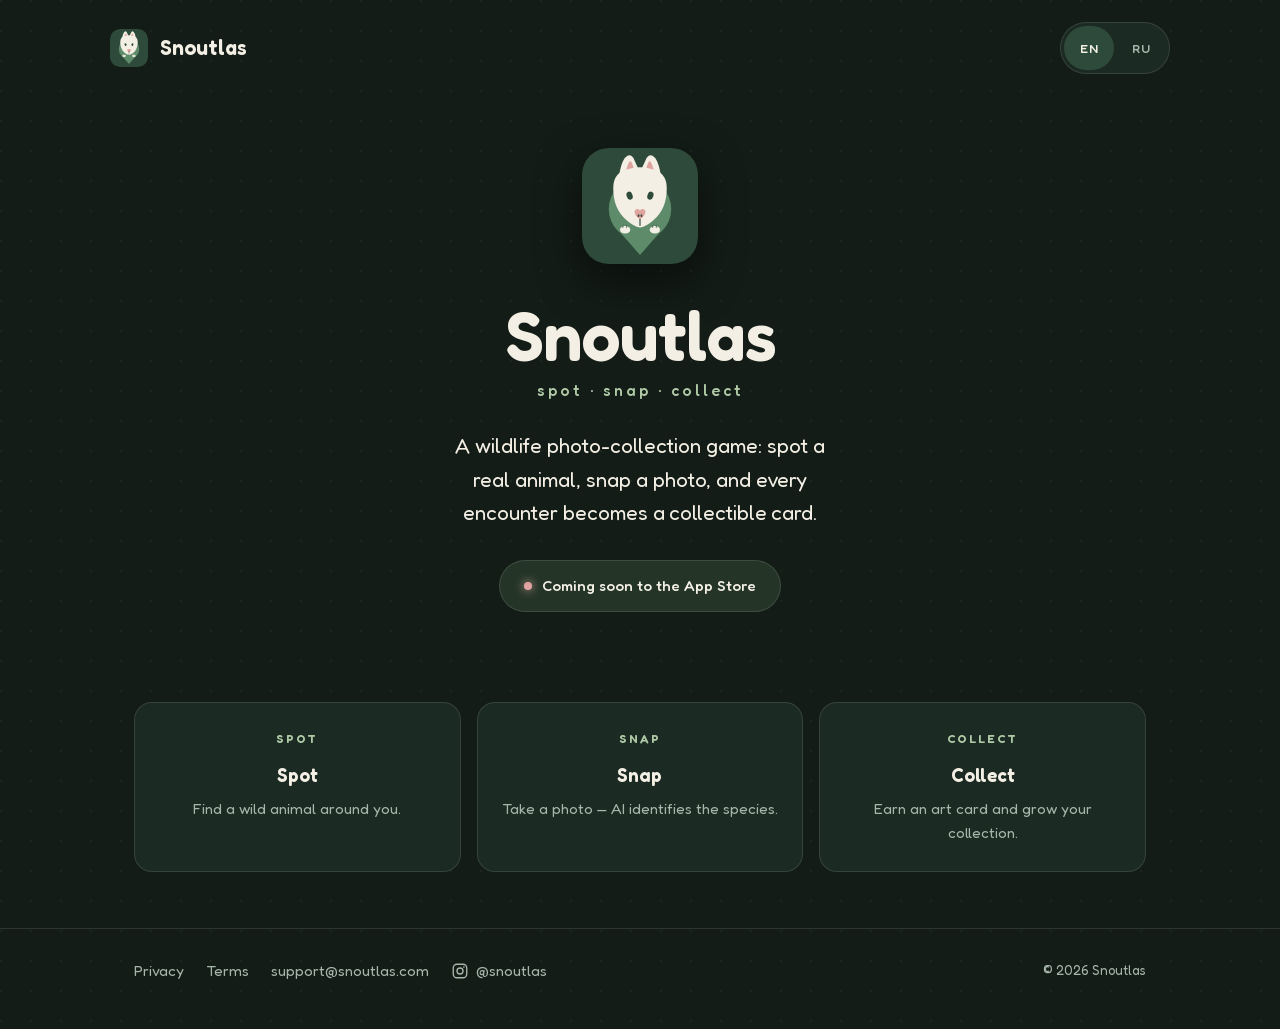
<file: index.html>
<!DOCTYPE html>
<html lang="en">
<head>
<meta charset="utf-8">
<meta name="viewport" content="width=device-width, initial-scale=1">
<title>Snoutlas — spot · snap · collect</title>
<meta name="description" content="Snoutlas is a wildlife photo-collection game: spot a real animal, snap a photo, and every encounter becomes a collectible card.">
<meta name="theme-color" content="#131C17">
<link rel="canonical" href="https://snoutlas.com/">
<link rel="icon" href="/assets/img/snoutlas-icon.svg" type="image/svg+xml">
<link rel="apple-touch-icon" href="/assets/img/snoutlas-appicon-1024.png">
<!-- Open Graph / social -->
<meta property="og:type" content="website">
<meta property="og:site_name" content="Snoutlas">
<meta property="og:title" content="Snoutlas — spot · snap · collect">
<meta property="og:description" content="A wildlife photo-collection game: spot a real animal, snap a photo, and every encounter becomes a collectible card.">
<meta property="og:url" content="https://snoutlas.com/">
<meta property="og:image" content="https://snoutlas.com/assets/img/snoutlas-appicon-1024.png">
<meta name="twitter:card" content="summary">
<meta name="twitter:title" content="Snoutlas — spot · snap · collect">
<meta name="twitter:description" content="A wildlife photo-collection game: spot a real animal, snap a photo, and every encounter becomes a collectible card.">
<meta name="twitter:image" content="https://snoutlas.com/assets/img/snoutlas-appicon-1024.png">
<link rel="preload" href="/assets/fonts/fredoka-latin.woff2" as="font" type="font/woff2" crossorigin>
<link rel="stylesheet" href="/assets/styles.css">
<script>
  /* set language before paint to avoid a flash of the wrong language */
  (function () {
    try {
      var k = 'snoutlas-lang', s = localStorage.getItem(k);
      var l = s || 'en';
      document.documentElement.lang = l;
    } catch (e) { document.documentElement.lang = 'en'; }
  })();
</script>
</head>
<body>
<a class="skip-link" href="#main"><span data-lang="ru">К содержимому</span><span data-lang="en">Skip to content</span></a>

<header class="site-header wrap">
  <a class="brand" href="/">
    <img src="/assets/img/snoutlas-icon.svg" alt="" width="38" height="38">
    <span>Snoutlas</span>
  </a>
  <div class="lang" role="group" aria-label="Language / Язык">
    <button type="button" data-lang-btn="en" aria-pressed="false">EN</button>
    <button type="button" data-lang-btn="ru" aria-pressed="false">RU</button>
  </div>
</header>

<main id="main">
  <section class="hero wrap">
    <img class="app-icon" src="/assets/img/snoutlas-icon.svg" alt="Snoutlas" width="116" height="116">
    <h1>Snoutlas</h1>
    <p class="tagline">spot · snap · collect</p>
    <p class="pitch">
      <span data-lang="ru">Игра-коллекционирование диких животных по фото: замечай зверя, снимай — и каждая встреча превращается в коллекционную карточку.</span>
      <span data-lang="en">A wildlife photo-collection game: spot a real animal, snap a photo, and every encounter becomes a collectible card.</span>
    </p>
    <span class="cta">
      <span class="dot" aria-hidden="true"></span>
      <span data-lang="ru">Скоро в App Store</span>
      <span data-lang="en">Coming soon to the App Store</span>
    </span>
  </section>

  <section class="steps wrap" aria-label="How it works">
    <div class="step">
      <div class="k">spot</div>
      <h2><span data-lang="ru">Замечай</span><span data-lang="en">Spot</span></h2>
      <p><span data-lang="ru">Найди дикого зверя вокруг себя.</span><span data-lang="en">Find a wild animal around you.</span></p>
    </div>
    <div class="step">
      <div class="k">snap</div>
      <h2><span data-lang="ru">Снимай</span><span data-lang="en">Snap</span></h2>
      <p><span data-lang="ru">Сделай фото — ИИ распознает вид.</span><span data-lang="en">Take a photo — AI identifies the species.</span></p>
    </div>
    <div class="step">
      <div class="k">collect</div>
      <h2><span data-lang="ru">Собирай</span><span data-lang="en">Collect</span></h2>
      <p><span data-lang="ru">Получай арт-карточку и пополняй коллекцию.</span><span data-lang="en">Earn an art card and grow your collection.</span></p>
    </div>
  </section>
</main>

<footer class="site-footer">
  <div class="wrap foot-grid">
    <nav class="foot-links" aria-label="Footer">
      <a href="/privacy/"><span data-lang="ru">Конфиденциальность</span><span data-lang="en">Privacy</span></a>
      <a href="/terms/"><span data-lang="ru">Условия</span><span data-lang="en">Terms</span></a>
      <a href="mailto:support@snoutlas.com">support@snoutlas.com</a>
      <a class="ig" href="https://instagram.com/snoutlas" target="_blank" rel="noopener">
        <svg viewBox="0 0 24 24" fill="none" aria-hidden="true"><rect x="3" y="3" width="18" height="18" rx="5" stroke="currentColor" stroke-width="1.8"/><circle cx="12" cy="12" r="4" stroke="currentColor" stroke-width="1.8"/><circle cx="17.2" cy="6.8" r="1.1" fill="currentColor"/></svg>
        <span>@snoutlas</span>
      </a>
    </nav>
    <div class="copyright">© 2026 Snoutlas</div>
  </div>
</footer>

<script src="/assets/i18n.js" defer></script>
</body>
</html>
</file>
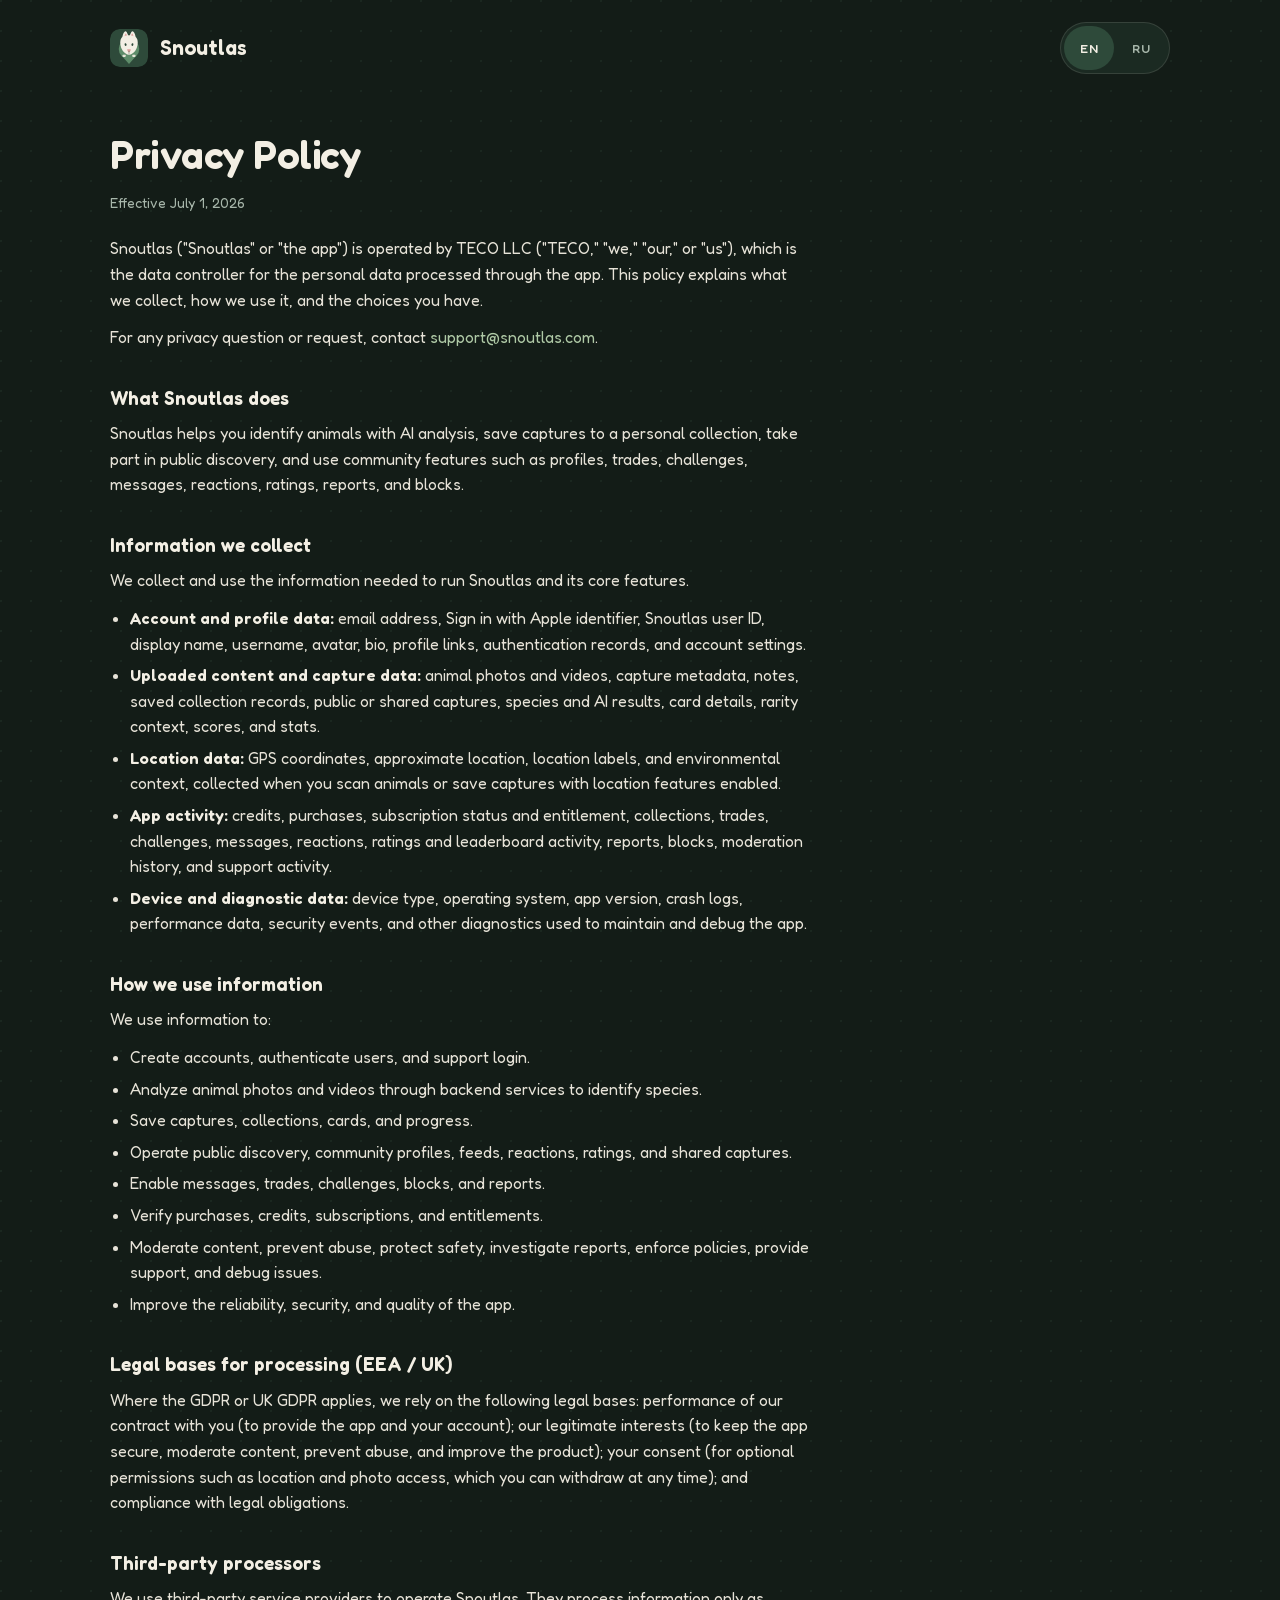
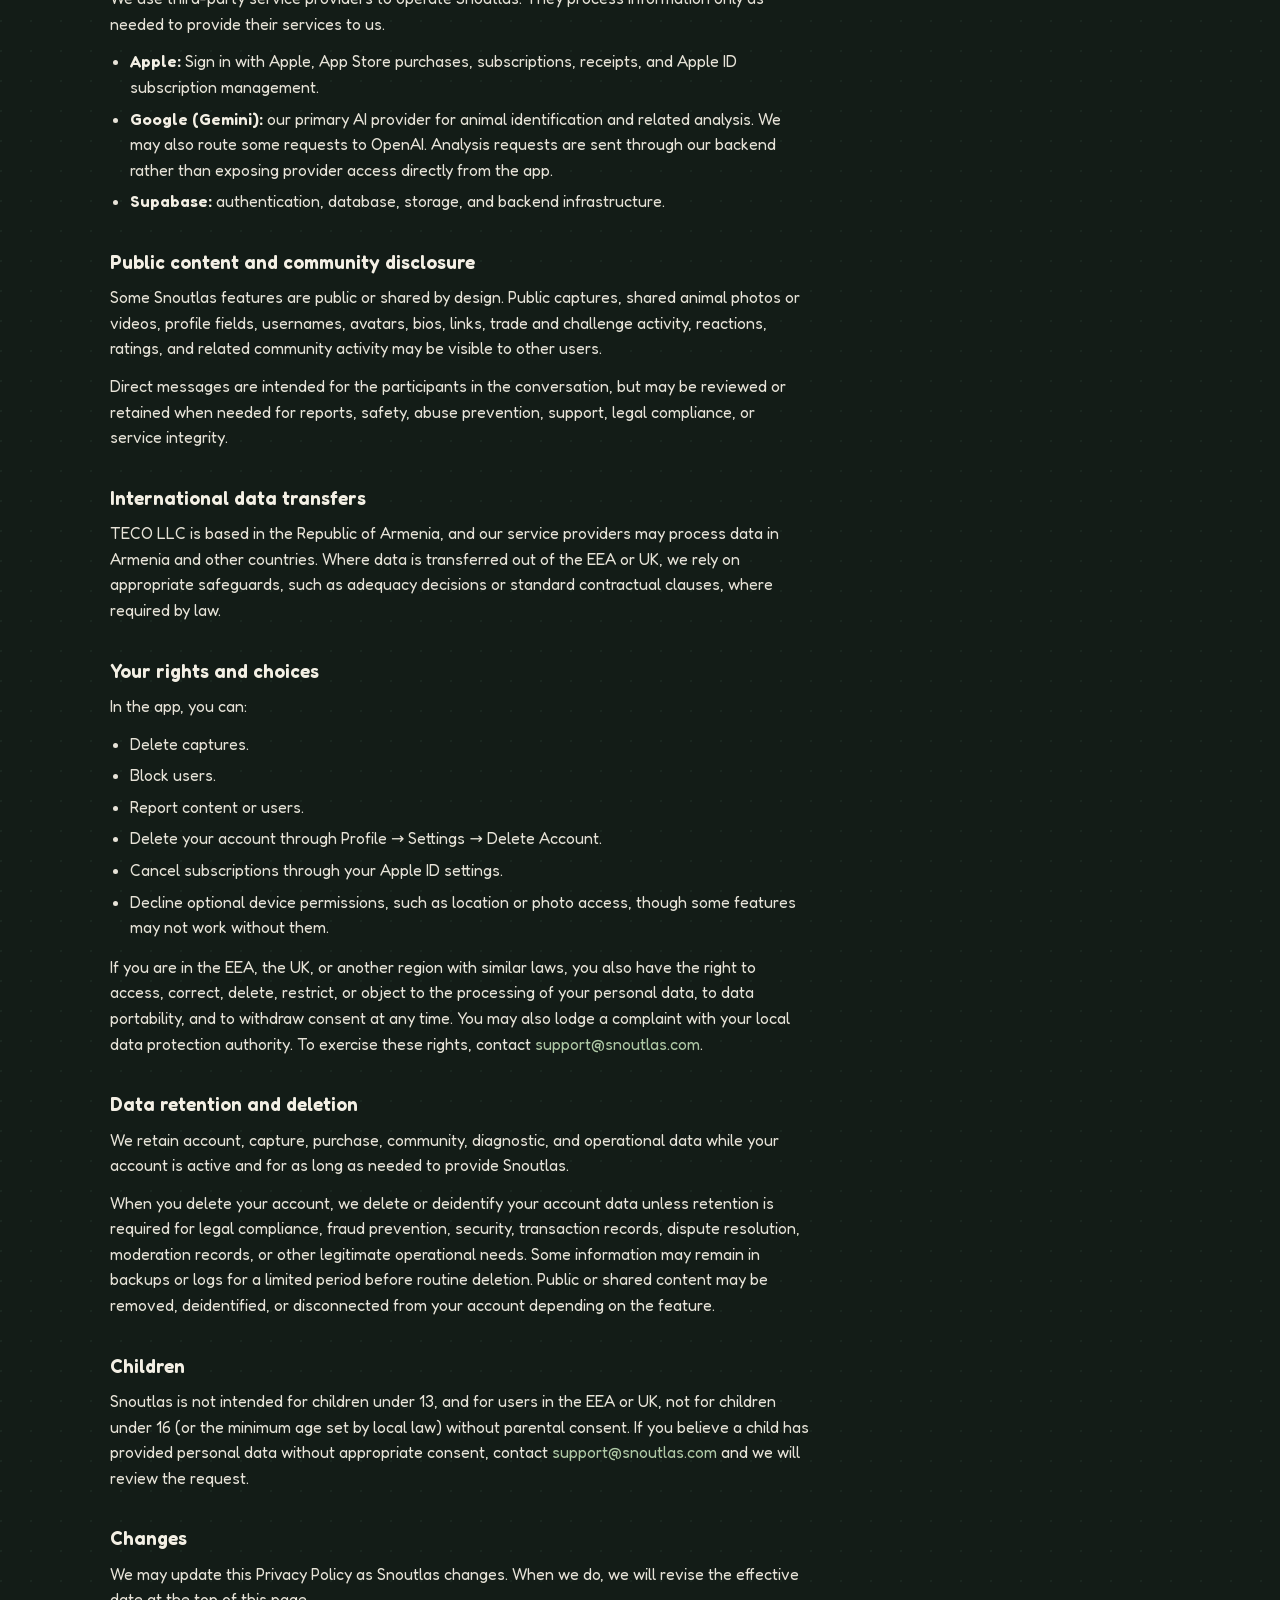
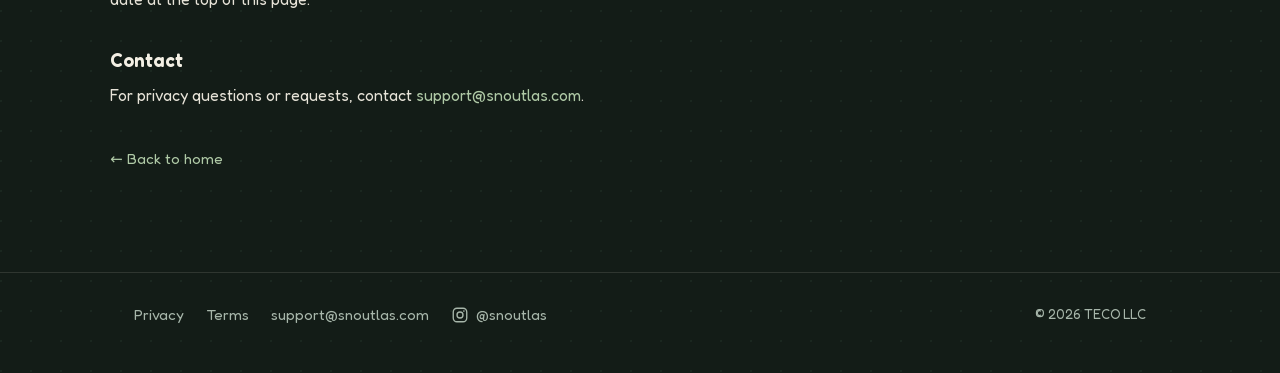
<file: privacy/index.html>
<!DOCTYPE html>
<html lang="en">
<head>
<meta charset="utf-8">
<meta name="viewport" content="width=device-width, initial-scale=1">
<title>Privacy Policy · Snoutlas</title>
<meta name="description" content="Snoutlas Privacy Policy — how TECO LLC collects, uses, and protects your data.">
<meta name="robots" content="index, follow">
<meta name="theme-color" content="#131C17">
<link rel="canonical" href="https://snoutlas.com/privacy/">
<meta property="og:type" content="website">
<meta property="og:site_name" content="Snoutlas">
<meta property="og:title" content="Privacy Policy · Snoutlas">
<meta property="og:description" content="Snoutlas Privacy Policy — how TECO LLC collects, uses, and protects your data.">
<meta property="og:url" content="https://snoutlas.com/privacy/">
<meta property="og:image" content="https://snoutlas.com/assets/img/snoutlas-appicon-1024.png">
<meta name="twitter:card" content="summary">
<meta name="twitter:title" content="Privacy Policy · Snoutlas">
<meta name="twitter:description" content="Snoutlas Privacy Policy — how TECO LLC collects, uses, and protects your data.">
<meta name="twitter:image" content="https://snoutlas.com/assets/img/snoutlas-appicon-1024.png">
<link rel="icon" href="/assets/img/snoutlas-icon.svg" type="image/svg+xml">
<link rel="apple-touch-icon" href="/assets/img/snoutlas-appicon-1024.png">
<link rel="preload" href="/assets/fonts/fredoka-latin.woff2" as="font" type="font/woff2" crossorigin>
<link rel="stylesheet" href="/assets/styles.css">
<script>
  (function () {
    try {
      var k = 'snoutlas-lang', s = localStorage.getItem(k);
      var l = s || 'en';
      document.documentElement.lang = l;
    } catch (e) { document.documentElement.lang = 'en'; }
  })();
</script>
</head>
<body>
<a class="skip-link" href="#main"><span data-lang="ru">К содержимому</span><span data-lang="en">Skip to content</span></a>

<header class="site-header wrap">
  <a class="brand" href="/">
    <img src="/assets/img/snoutlas-icon.svg" alt="" width="38" height="38">
    <span>Snoutlas</span>
  </a>
  <div class="lang" role="group" aria-label="Language / Язык">
    <button type="button" data-lang-btn="en" aria-pressed="false">EN</button>
    <button type="button" data-lang-btn="ru" aria-pressed="false">RU</button>
  </div>
</header>

<main id="main" class="page wrap">
  <h1><span data-lang="ru">Политика конфиденциальности</span><span data-lang="en">Privacy Policy</span></h1>
  <p class="updated"><span data-lang="ru">Действует с 1 июля 2026 г.</span><span data-lang="en">Effective July 1, 2026</span></p>
  <p class="lang-note" data-lang="ru">Документ предоставляется на английском языке (английская версия имеет преимущественную силу).</p>

  <!-- Final legal text (English authoritative version). Provided by TECO LLC. -->
  <article class="legal" lang="en">
    <p>Snoutlas ("Snoutlas" or "the app") is operated by TECO LLC ("TECO," "we," "our," or "us"), which is the data controller for the personal data processed through the app. This policy explains what we collect, how we use it, and the choices you have.</p>
    <p>For any privacy question or request, contact <a href="mailto:support@snoutlas.com">support@snoutlas.com</a>.</p>

    <h2>What Snoutlas does</h2>
    <p>Snoutlas helps you identify animals with AI analysis, save captures to a personal collection, take part in public discovery, and use community features such as profiles, trades, challenges, messages, reactions, ratings, reports, and blocks.</p>

    <h2>Information we collect</h2>
    <p>We collect and use the information needed to run Snoutlas and its core features.</p>
    <ul>
      <li><strong>Account and profile data:</strong> email address, Sign in with Apple identifier, Snoutlas user ID, display name, username, avatar, bio, profile links, authentication records, and account settings.</li>
      <li><strong>Uploaded content and capture data:</strong> animal photos and videos, capture metadata, notes, saved collection records, public or shared captures, species and AI results, card details, rarity context, scores, and stats.</li>
      <li><strong>Location data:</strong> GPS coordinates, approximate location, location labels, and environmental context, collected when you scan animals or save captures with location features enabled.</li>
      <li><strong>App activity:</strong> credits, purchases, subscription status and entitlement, collections, trades, challenges, messages, reactions, ratings and leaderboard activity, reports, blocks, moderation history, and support activity.</li>
      <li><strong>Device and diagnostic data:</strong> device type, operating system, app version, crash logs, performance data, security events, and other diagnostics used to maintain and debug the app.</li>
    </ul>

    <h2>How we use information</h2>
    <p>We use information to:</p>
    <ul>
      <li>Create accounts, authenticate users, and support login.</li>
      <li>Analyze animal photos and videos through backend services to identify species.</li>
      <li>Save captures, collections, cards, and progress.</li>
      <li>Operate public discovery, community profiles, feeds, reactions, ratings, and shared captures.</li>
      <li>Enable messages, trades, challenges, blocks, and reports.</li>
      <li>Verify purchases, credits, subscriptions, and entitlements.</li>
      <li>Moderate content, prevent abuse, protect safety, investigate reports, enforce policies, provide support, and debug issues.</li>
      <li>Improve the reliability, security, and quality of the app.</li>
    </ul>

    <h2>Legal bases for processing (EEA / UK)</h2>
    <p>Where the GDPR or UK GDPR applies, we rely on the following legal bases: performance of our contract with you (to provide the app and your account); our legitimate interests (to keep the app secure, moderate content, prevent abuse, and improve the product); your consent (for optional permissions such as location and photo access, which you can withdraw at any time); and compliance with legal obligations.</p>

    <h2>Third-party processors</h2>
    <p>We use third-party service providers to operate Snoutlas. They process information only as needed to provide their services to us.</p>
    <ul>
      <li><strong>Apple:</strong> Sign in with Apple, App Store purchases, subscriptions, receipts, and Apple ID subscription management.</li>
      <li><strong>Google (Gemini):</strong> our primary AI provider for animal identification and related analysis. We may also route some requests to OpenAI. Analysis requests are sent through our backend rather than exposing provider access directly from the app.</li>
      <li><strong>Supabase:</strong> authentication, database, storage, and backend infrastructure.</li>
    </ul>

    <h2>Public content and community disclosure</h2>
    <p>Some Snoutlas features are public or shared by design. Public captures, shared animal photos or videos, profile fields, usernames, avatars, bios, links, trade and challenge activity, reactions, ratings, and related community activity may be visible to other users.</p>
    <p>Direct messages are intended for the participants in the conversation, but may be reviewed or retained when needed for reports, safety, abuse prevention, support, legal compliance, or service integrity.</p>

    <h2>International data transfers</h2>
    <p>TECO LLC is based in the Republic of Armenia, and our service providers may process data in Armenia and other countries. Where data is transferred out of the EEA or UK, we rely on appropriate safeguards, such as adequacy decisions or standard contractual clauses, where required by law.</p>

    <h2>Your rights and choices</h2>
    <p>In the app, you can:</p>
    <ul>
      <li>Delete captures.</li>
      <li>Block users.</li>
      <li>Report content or users.</li>
      <li>Delete your account through Profile → Settings → Delete Account.</li>
      <li>Cancel subscriptions through your Apple ID settings.</li>
      <li>Decline optional device permissions, such as location or photo access, though some features may not work without them.</li>
    </ul>
    <p>If you are in the EEA, the UK, or another region with similar laws, you also have the right to access, correct, delete, restrict, or object to the processing of your personal data, to data portability, and to withdraw consent at any time. You may also lodge a complaint with your local data protection authority. To exercise these rights, contact <a href="mailto:support@snoutlas.com">support@snoutlas.com</a>.</p>

    <h2>Data retention and deletion</h2>
    <p>We retain account, capture, purchase, community, diagnostic, and operational data while your account is active and for as long as needed to provide Snoutlas.</p>
    <p>When you delete your account, we delete or deidentify your account data unless retention is required for legal compliance, fraud prevention, security, transaction records, dispute resolution, moderation records, or other legitimate operational needs. Some information may remain in backups or logs for a limited period before routine deletion. Public or shared content may be removed, deidentified, or disconnected from your account depending on the feature.</p>

    <h2>Children</h2>
    <p>Snoutlas is not intended for children under 13, and for users in the EEA or UK, not for children under 16 (or the minimum age set by local law) without parental consent. If you believe a child has provided personal data without appropriate consent, contact <a href="mailto:support@snoutlas.com">support@snoutlas.com</a> and we will review the request.</p>

    <h2>Changes</h2>
    <p>We may update this Privacy Policy as Snoutlas changes. When we do, we will revise the effective date at the top of this page.</p>

    <h2>Contact</h2>
    <p>For privacy questions or requests, contact <a href="mailto:support@snoutlas.com">support@snoutlas.com</a>.</p>
  </article>

  <a class="back" href="/"><span data-lang="ru">← На главную</span><span data-lang="en">← Back to home</span></a>
</main>

<footer class="site-footer">
  <div class="wrap foot-grid">
    <nav class="foot-links" aria-label="Footer">
      <a href="/privacy/"><span data-lang="ru">Конфиденциальность</span><span data-lang="en">Privacy</span></a>
      <a href="/terms/"><span data-lang="ru">Условия</span><span data-lang="en">Terms</span></a>
      <a href="mailto:support@snoutlas.com">support@snoutlas.com</a>
      <a class="ig" href="https://instagram.com/snoutlas" target="_blank" rel="noopener">
        <svg viewBox="0 0 24 24" fill="none" aria-hidden="true"><rect x="3" y="3" width="18" height="18" rx="5" stroke="currentColor" stroke-width="1.8"/><circle cx="12" cy="12" r="4" stroke="currentColor" stroke-width="1.8"/><circle cx="17.2" cy="6.8" r="1.1" fill="currentColor"/></svg>
        <span>@snoutlas</span>
      </a>
    </nav>
    <div class="copyright">© 2026 TECO LLC</div>
  </div>
</footer>

<script src="/assets/i18n.js" defer></script>
</body>
</html>
</file>
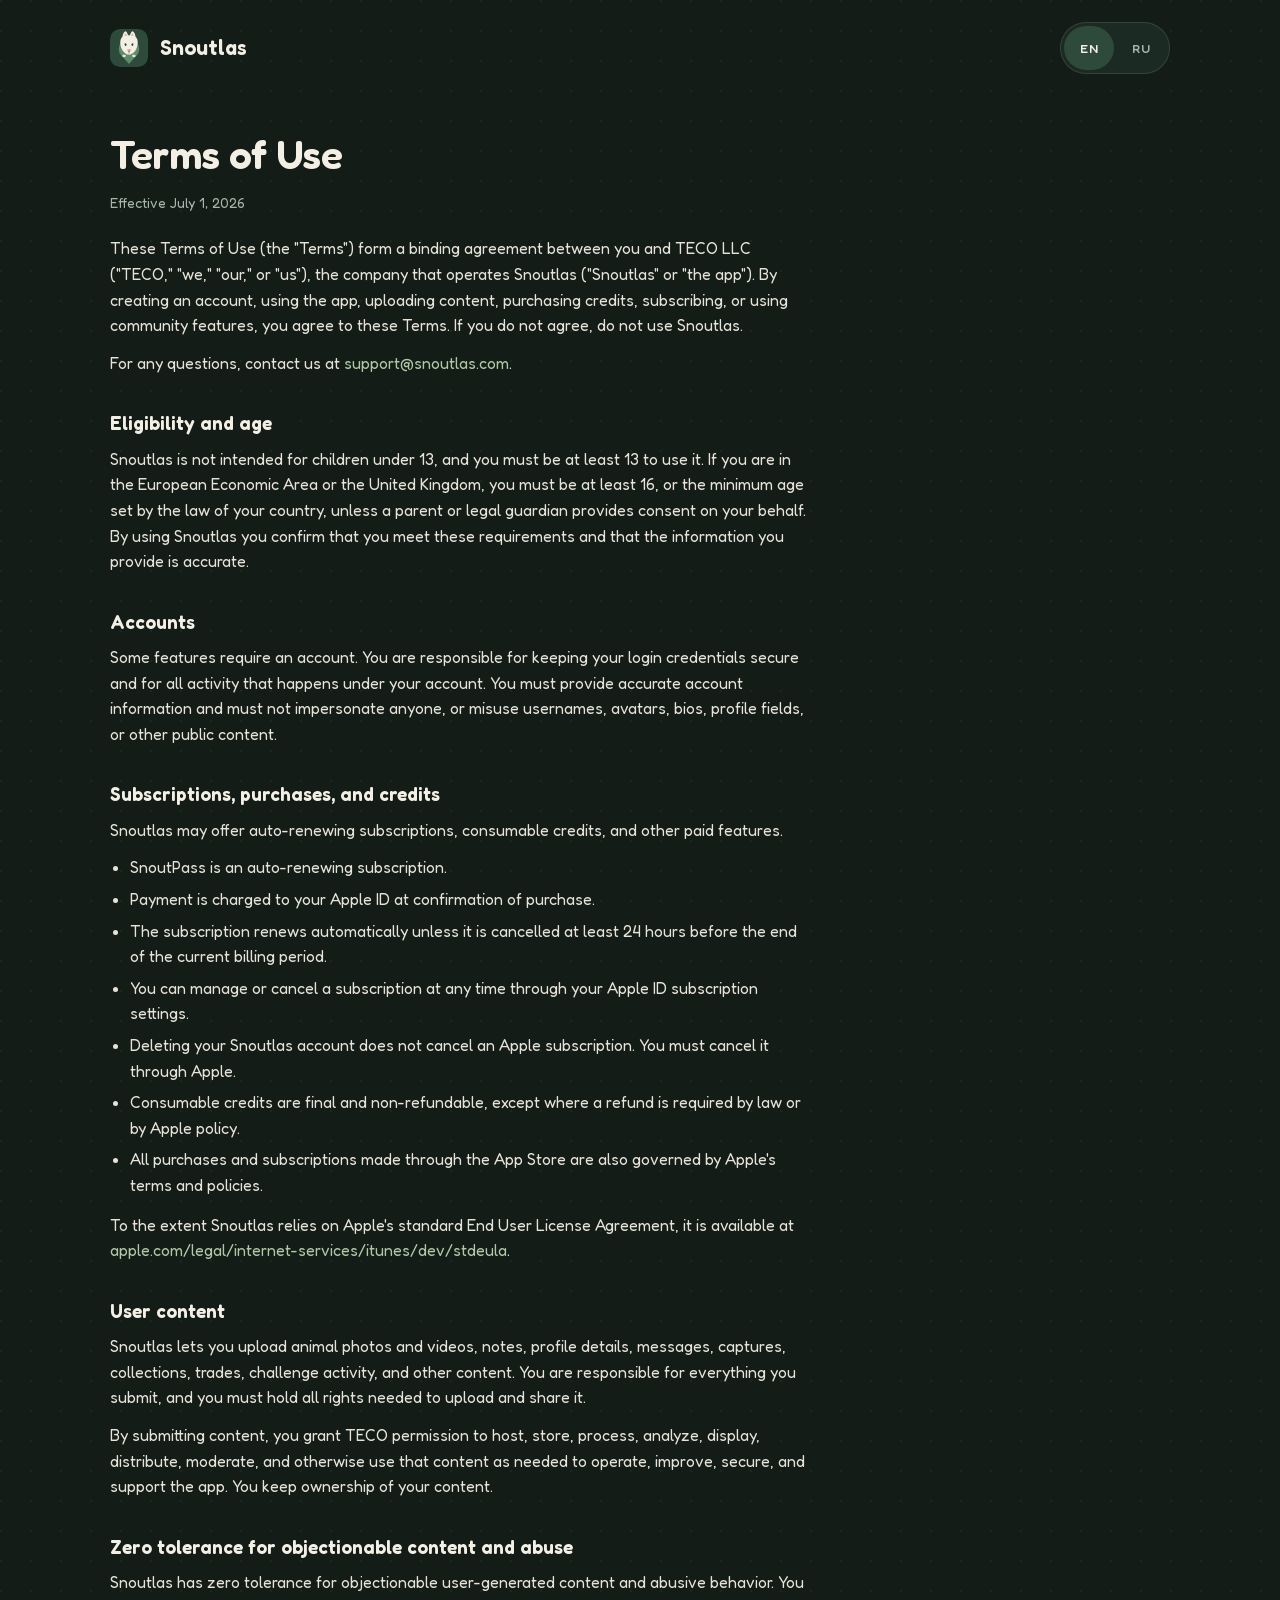
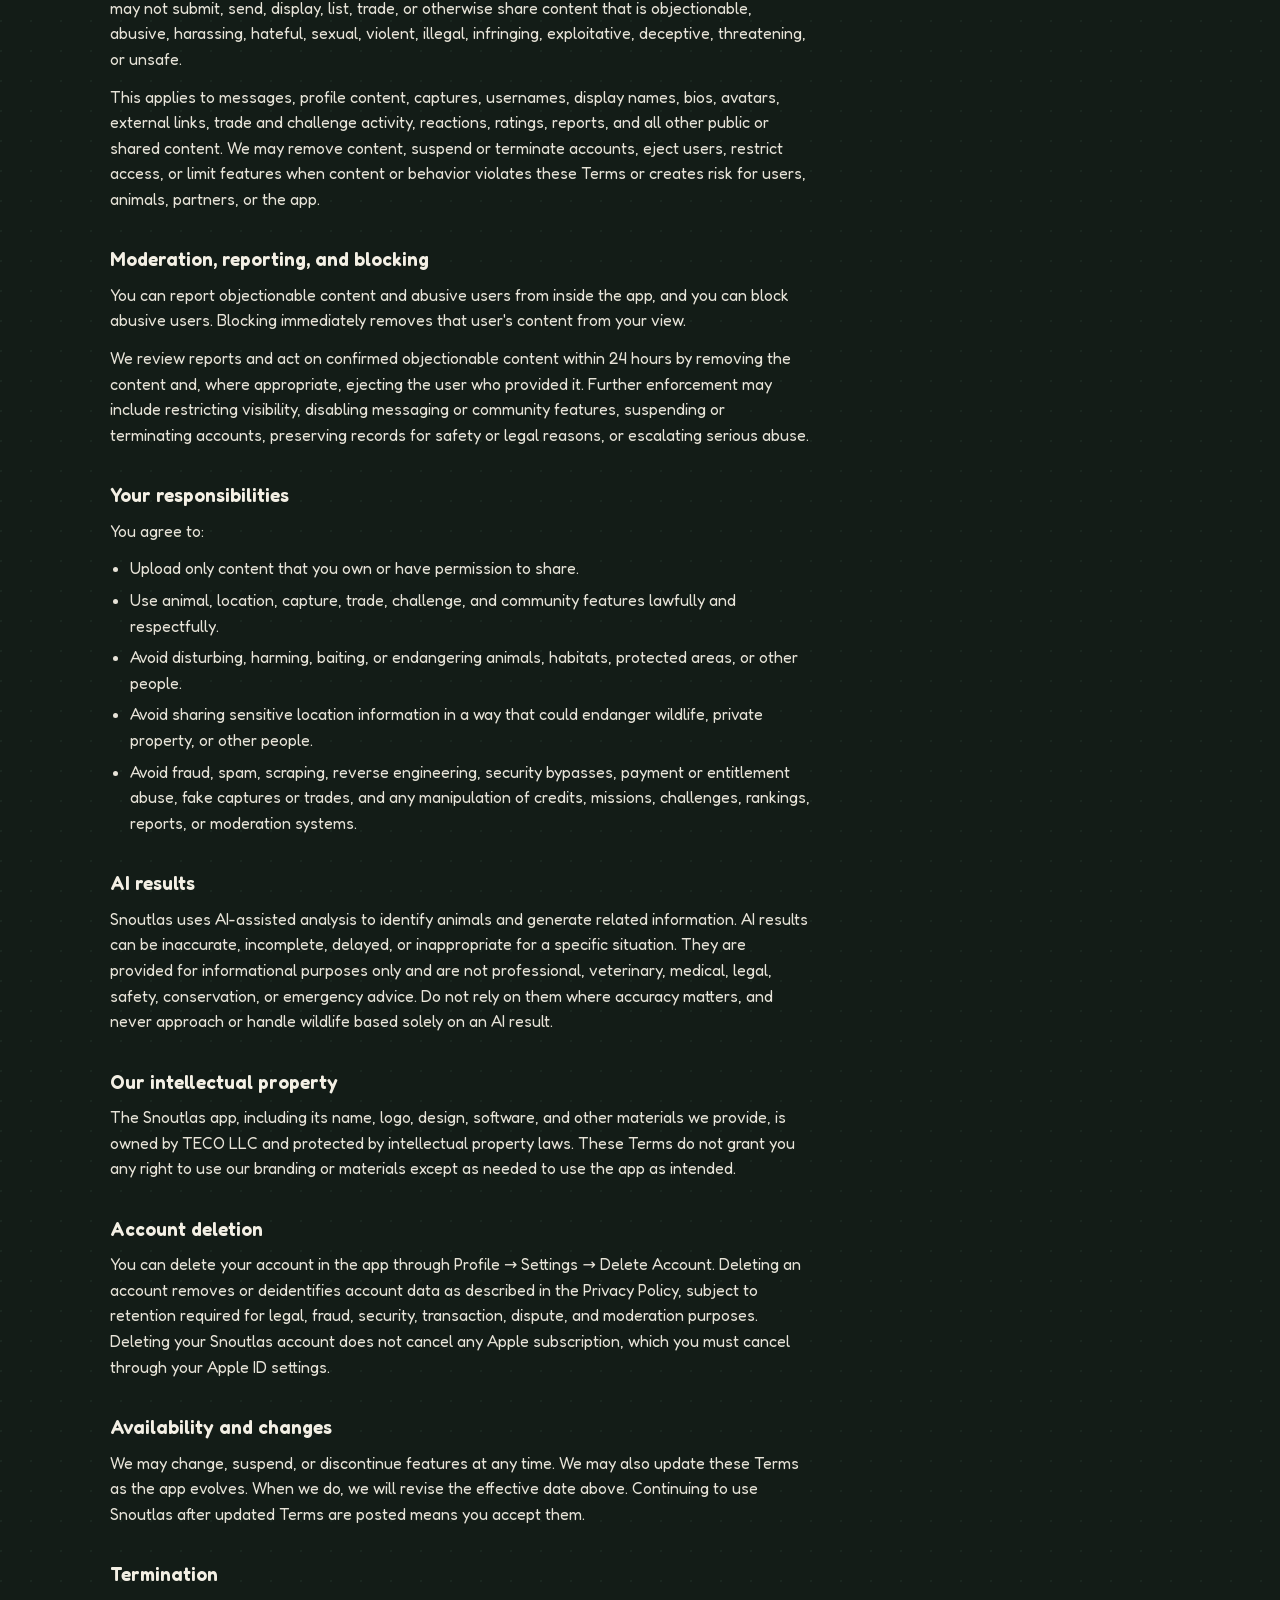
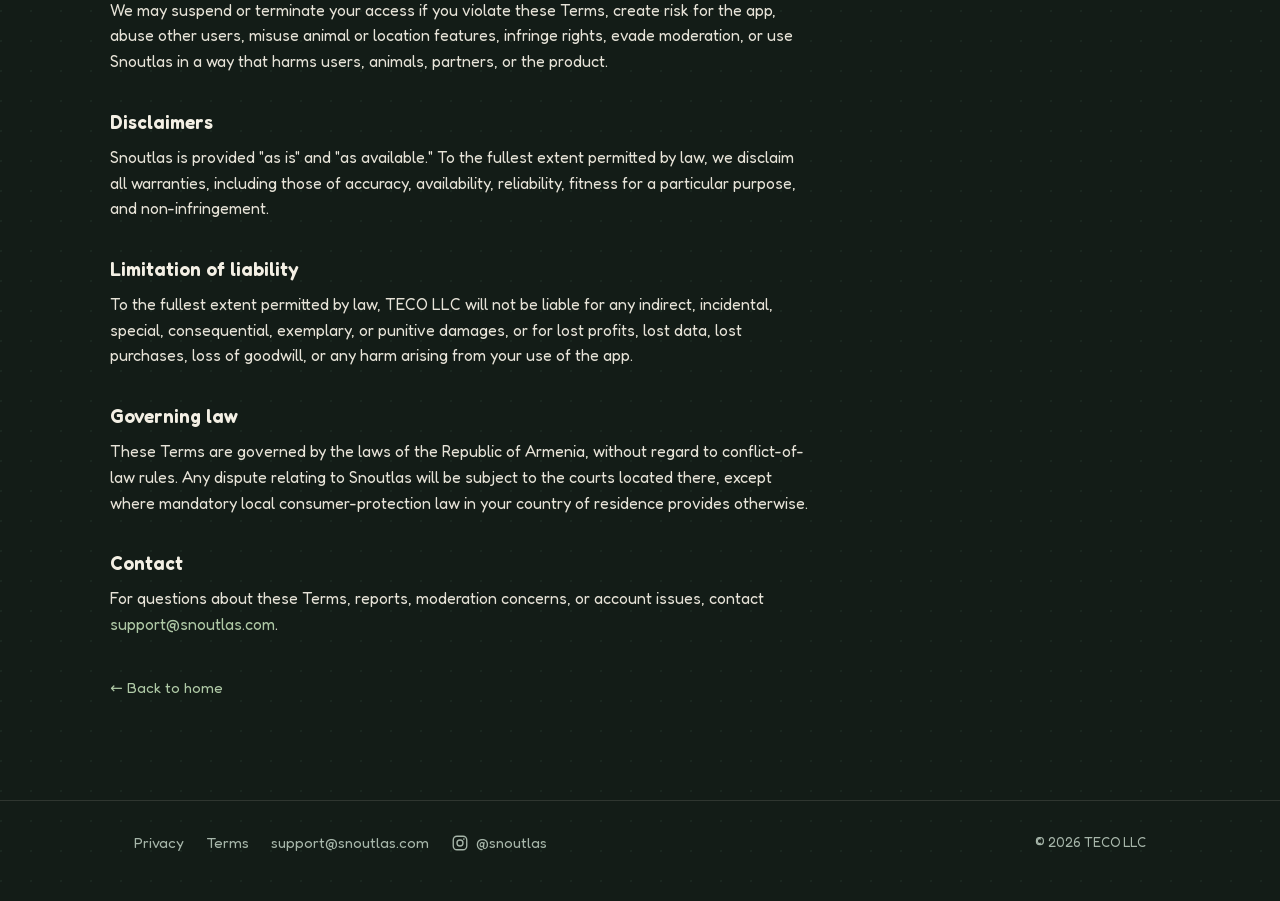
<file: terms/index.html>
<!DOCTYPE html>
<html lang="en">
<head>
<meta charset="utf-8">
<meta name="viewport" content="width=device-width, initial-scale=1">
<title>Terms of Use · Snoutlas</title>
<meta name="description" content="Snoutlas Terms of Use — the agreement between you and TECO LLC.">
<meta name="robots" content="index, follow">
<meta name="theme-color" content="#131C17">
<link rel="canonical" href="https://snoutlas.com/terms/">
<meta property="og:type" content="website">
<meta property="og:site_name" content="Snoutlas">
<meta property="og:title" content="Terms of Use · Snoutlas">
<meta property="og:description" content="Snoutlas Terms of Use — the agreement between you and TECO LLC.">
<meta property="og:url" content="https://snoutlas.com/terms/">
<meta property="og:image" content="https://snoutlas.com/assets/img/snoutlas-appicon-1024.png">
<meta name="twitter:card" content="summary">
<meta name="twitter:title" content="Terms of Use · Snoutlas">
<meta name="twitter:description" content="Snoutlas Terms of Use — the agreement between you and TECO LLC.">
<meta name="twitter:image" content="https://snoutlas.com/assets/img/snoutlas-appicon-1024.png">
<link rel="icon" href="/assets/img/snoutlas-icon.svg" type="image/svg+xml">
<link rel="apple-touch-icon" href="/assets/img/snoutlas-appicon-1024.png">
<link rel="preload" href="/assets/fonts/fredoka-latin.woff2" as="font" type="font/woff2" crossorigin>
<link rel="stylesheet" href="/assets/styles.css">
<script>
  (function () {
    try {
      var k = 'snoutlas-lang', s = localStorage.getItem(k);
      var l = s || 'en';
      document.documentElement.lang = l;
    } catch (e) { document.documentElement.lang = 'en'; }
  })();
</script>
</head>
<body>
<a class="skip-link" href="#main"><span data-lang="ru">К содержимому</span><span data-lang="en">Skip to content</span></a>

<header class="site-header wrap">
  <a class="brand" href="/">
    <img src="/assets/img/snoutlas-icon.svg" alt="" width="38" height="38">
    <span>Snoutlas</span>
  </a>
  <div class="lang" role="group" aria-label="Language / Язык">
    <button type="button" data-lang-btn="en" aria-pressed="false">EN</button>
    <button type="button" data-lang-btn="ru" aria-pressed="false">RU</button>
  </div>
</header>

<main id="main" class="page wrap">
  <h1><span data-lang="ru">Условия использования</span><span data-lang="en">Terms of Use</span></h1>
  <p class="updated"><span data-lang="ru">Действует с 1 июля 2026 г.</span><span data-lang="en">Effective July 1, 2026</span></p>
  <p class="lang-note" data-lang="ru">Документ предоставляется на английском языке (английская версия имеет преимущественную силу).</p>

  <!-- Final legal text (English authoritative version). Provided by TECO LLC. -->
  <article class="legal" lang="en">
    <p>These Terms of Use (the "Terms") form a binding agreement between you and TECO LLC ("TECO," "we," "our," or "us"), the company that operates Snoutlas ("Snoutlas" or "the app"). By creating an account, using the app, uploading content, purchasing credits, subscribing, or using community features, you agree to these Terms. If you do not agree, do not use Snoutlas.</p>
    <p>For any questions, contact us at <a href="mailto:support@snoutlas.com">support@snoutlas.com</a>.</p>

    <h2>Eligibility and age</h2>
    <p>Snoutlas is not intended for children under 13, and you must be at least 13 to use it. If you are in the European Economic Area or the United Kingdom, you must be at least 16, or the minimum age set by the law of your country, unless a parent or legal guardian provides consent on your behalf. By using Snoutlas you confirm that you meet these requirements and that the information you provide is accurate.</p>

    <h2>Accounts</h2>
    <p>Some features require an account. You are responsible for keeping your login credentials secure and for all activity that happens under your account. You must provide accurate account information and must not impersonate anyone, or misuse usernames, avatars, bios, profile fields, or other public content.</p>

    <h2>Subscriptions, purchases, and credits</h2>
    <p>Snoutlas may offer auto-renewing subscriptions, consumable credits, and other paid features.</p>
    <ul>
      <li>SnoutPass is an auto-renewing subscription.</li>
      <li>Payment is charged to your Apple ID at confirmation of purchase.</li>
      <li>The subscription renews automatically unless it is cancelled at least 24 hours before the end of the current billing period.</li>
      <li>You can manage or cancel a subscription at any time through your Apple ID subscription settings.</li>
      <li>Deleting your Snoutlas account does not cancel an Apple subscription. You must cancel it through Apple.</li>
      <li>Consumable credits are final and non-refundable, except where a refund is required by law or by Apple policy.</li>
      <li>All purchases and subscriptions made through the App Store are also governed by Apple's terms and policies.</li>
    </ul>
    <p>To the extent Snoutlas relies on Apple's standard End User License Agreement, it is available at <a href="https://www.apple.com/legal/internet-services/itunes/dev/stdeula/" target="_blank" rel="noopener">apple.com/legal/internet-services/itunes/dev/stdeula</a>.</p>

    <h2>User content</h2>
    <p>Snoutlas lets you upload animal photos and videos, notes, profile details, messages, captures, collections, trades, challenge activity, and other content. You are responsible for everything you submit, and you must hold all rights needed to upload and share it.</p>
    <p>By submitting content, you grant TECO permission to host, store, process, analyze, display, distribute, moderate, and otherwise use that content as needed to operate, improve, secure, and support the app. You keep ownership of your content.</p>

    <h2>Zero tolerance for objectionable content and abuse</h2>
    <p>Snoutlas has zero tolerance for objectionable user-generated content and abusive behavior. You may not submit, send, display, list, trade, or otherwise share content that is objectionable, abusive, harassing, hateful, sexual, violent, illegal, infringing, exploitative, deceptive, threatening, or unsafe.</p>
    <p>This applies to messages, profile content, captures, usernames, display names, bios, avatars, external links, trade and challenge activity, reactions, ratings, reports, and all other public or shared content. We may remove content, suspend or terminate accounts, eject users, restrict access, or limit features when content or behavior violates these Terms or creates risk for users, animals, partners, or the app.</p>

    <h2>Moderation, reporting, and blocking</h2>
    <p>You can report objectionable content and abusive users from inside the app, and you can block abusive users. Blocking immediately removes that user's content from your view.</p>
    <p>We review reports and act on confirmed objectionable content within 24 hours by removing the content and, where appropriate, ejecting the user who provided it. Further enforcement may include restricting visibility, disabling messaging or community features, suspending or terminating accounts, preserving records for safety or legal reasons, or escalating serious abuse.</p>

    <h2>Your responsibilities</h2>
    <p>You agree to:</p>
    <ul>
      <li>Upload only content that you own or have permission to share.</li>
      <li>Use animal, location, capture, trade, challenge, and community features lawfully and respectfully.</li>
      <li>Avoid disturbing, harming, baiting, or endangering animals, habitats, protected areas, or other people.</li>
      <li>Avoid sharing sensitive location information in a way that could endanger wildlife, private property, or other people.</li>
      <li>Avoid fraud, spam, scraping, reverse engineering, security bypasses, payment or entitlement abuse, fake captures or trades, and any manipulation of credits, missions, challenges, rankings, reports, or moderation systems.</li>
    </ul>

    <h2>AI results</h2>
    <p>Snoutlas uses AI-assisted analysis to identify animals and generate related information. AI results can be inaccurate, incomplete, delayed, or inappropriate for a specific situation. They are provided for informational purposes only and are not professional, veterinary, medical, legal, safety, conservation, or emergency advice. Do not rely on them where accuracy matters, and never approach or handle wildlife based solely on an AI result.</p>

    <h2>Our intellectual property</h2>
    <p>The Snoutlas app, including its name, logo, design, software, and other materials we provide, is owned by TECO LLC and protected by intellectual property laws. These Terms do not grant you any right to use our branding or materials except as needed to use the app as intended.</p>

    <h2>Account deletion</h2>
    <p>You can delete your account in the app through Profile → Settings → Delete Account. Deleting an account removes or deidentifies account data as described in the Privacy Policy, subject to retention required for legal, fraud, security, transaction, dispute, and moderation purposes. Deleting your Snoutlas account does not cancel any Apple subscription, which you must cancel through your Apple ID settings.</p>

    <h2>Availability and changes</h2>
    <p>We may change, suspend, or discontinue features at any time. We may also update these Terms as the app evolves. When we do, we will revise the effective date above. Continuing to use Snoutlas after updated Terms are posted means you accept them.</p>

    <h2>Termination</h2>
    <p>We may suspend or terminate your access if you violate these Terms, create risk for the app, abuse other users, misuse animal or location features, infringe rights, evade moderation, or use Snoutlas in a way that harms users, animals, partners, or the product.</p>

    <h2>Disclaimers</h2>
    <p>Snoutlas is provided "as is" and "as available." To the fullest extent permitted by law, we disclaim all warranties, including those of accuracy, availability, reliability, fitness for a particular purpose, and non-infringement.</p>

    <h2>Limitation of liability</h2>
    <p>To the fullest extent permitted by law, TECO LLC will not be liable for any indirect, incidental, special, consequential, exemplary, or punitive damages, or for lost profits, lost data, lost purchases, loss of goodwill, or any harm arising from your use of the app.</p>

    <h2>Governing law</h2>
    <p>These Terms are governed by the laws of the Republic of Armenia, without regard to conflict-of-law rules. Any dispute relating to Snoutlas will be subject to the courts located there, except where mandatory local consumer-protection law in your country of residence provides otherwise.</p>

    <h2>Contact</h2>
    <p>For questions about these Terms, reports, moderation concerns, or account issues, contact <a href="mailto:support@snoutlas.com">support@snoutlas.com</a>.</p>
  </article>

  <a class="back" href="/"><span data-lang="ru">← На главную</span><span data-lang="en">← Back to home</span></a>
</main>

<footer class="site-footer">
  <div class="wrap foot-grid">
    <nav class="foot-links" aria-label="Footer">
      <a href="/privacy/"><span data-lang="ru">Конфиденциальность</span><span data-lang="en">Privacy</span></a>
      <a href="/terms/"><span data-lang="ru">Условия</span><span data-lang="en">Terms</span></a>
      <a href="mailto:support@snoutlas.com">support@snoutlas.com</a>
      <a class="ig" href="https://instagram.com/snoutlas" target="_blank" rel="noopener">
        <svg viewBox="0 0 24 24" fill="none" aria-hidden="true"><rect x="3" y="3" width="18" height="18" rx="5" stroke="currentColor" stroke-width="1.8"/><circle cx="12" cy="12" r="4" stroke="currentColor" stroke-width="1.8"/><circle cx="17.2" cy="6.8" r="1.1" fill="currentColor"/></svg>
        <span>@snoutlas</span>
      </a>
    </nav>
    <div class="copyright">© 2026 TECO LLC</div>
  </div>
</footer>

<script src="/assets/i18n.js" defer></script>
</body>
</html>
</file>
<file: assets/styles.css>
/* ============================================================
   Snoutlas — site styles
   Dark brand theme. Tokens mirror design_icons/snoutlas-tokens
   and the dark-theme values from the Snoutlas design pass.
   ============================================================ */

/* Fredoka (latin only — the font has no Cyrillic; RU text falls
   through per-glyph to ui-rounded / system-ui via --font). */
@font-face {
  font-family: 'Fredoka';
  font-style: normal;
  font-weight: 300 700;
  font-display: swap;
  src: url('/assets/fonts/fredoka-latin.woff2') format('woff2');
  unicode-range: U+0000-00FF, U+0131, U+0152-0153, U+02BB-02BC, U+02C6, U+02DA, U+02DC, U+0304, U+0308, U+0329, U+2000-206F, U+20AC, U+2122, U+2191, U+2193, U+2212, U+2215, U+FEFF, U+FFFD;
}
@font-face {
  font-family: 'Fredoka';
  font-style: normal;
  font-weight: 300 700;
  font-display: swap;
  src: url('/assets/fonts/fredoka-latinext.woff2') format('woff2');
  unicode-range: U+0100-02BA, U+02BD-02C5, U+02C7-02CC, U+02CE-02D7, U+02DD-02FF, U+0304, U+0308, U+0329, U+1D00-1DBF, U+1E00-1E9F, U+1EF2-1EFF, U+2020, U+20A0-20AB, U+20AD-20C0, U+2113, U+2C60-2C7F, U+A720-A7FF;
}

:root {
  --forest: #2E4A3A;
  --sage: #5E8C6A;
  --sage-light: #AFC9A6;
  --paper: #F3EFE4;
  --rose: #E0A4A0;

  --bg: #131C17;
  --surface: #1B2A22;
  --surface-raised: #243528;

  --text: #F3EFE4;
  --text-dim: #E7E3D8;
  --muted: #A7B6AA;
  --border: rgba(243, 239, 228, .12);

  --maxw: 1060px;
  --radius: 18px;
  --font: 'Fredoka', ui-rounded, 'SF Pro Rounded', system-ui, -apple-system, 'Segoe UI', Roboto, Helvetica, Arial, sans-serif;
}

* { box-sizing: border-box; }
html { -webkit-text-size-adjust: 100%; scroll-behavior: smooth; }

body {
  margin: 0;
  font-family: var(--font);
  font-weight: 400;
  color: var(--text);
  background-color: var(--bg);
  background-image: radial-gradient(circle at 1px 1px, rgba(94, 140, 106, .10) 1px, transparent 0);
  background-size: 30px 30px;
  line-height: 1.6;
  -webkit-font-smoothing: antialiased;
  text-rendering: optimizeLegibility;
  min-height: 100vh;
  display: flex;
  flex-direction: column;
}

/* language visibility — driven by <html lang> */
html[lang="en"] [data-lang="ru"] { display: none !important; }
html[lang="ru"] [data-lang="en"] { display: none !important; }

a { color: var(--sage-light); text-decoration: none; }
a:hover { color: var(--paper); text-decoration: underline; text-underline-offset: 3px; }
:focus-visible { outline: 2px solid var(--rose); outline-offset: 2px; border-radius: 4px; }

.wrap { width: 100%; max-width: var(--maxw); margin: 0 auto; padding: 0 24px; }
.skip-link { position: absolute; left: -9999px; }
.skip-link:focus { left: 16px; top: 16px; background: var(--surface-raised); color: var(--paper); padding: 10px 14px; border-radius: 10px; z-index: 10; }

/* ---------- header ---------- */
.site-header { display: flex; align-items: center; justify-content: space-between; gap: 16px; padding: 22px 0; }
.brand { display: inline-flex; align-items: center; gap: 12px; color: var(--text); font-weight: 600; font-size: 21px; letter-spacing: -.2px; }
.brand:hover { text-decoration: none; color: var(--text); }
.brand img { width: 38px; height: 38px; display: block; border-radius: 10px; }

.lang { display: inline-flex; background: var(--surface); border: 1px solid var(--border); border-radius: 999px; padding: 3px; gap: 2px; }
.lang button {
  appearance: none; border: 0; background: transparent; color: var(--muted);
  font-family: inherit; font-weight: 500; font-size: 13px; letter-spacing: .4px;
  padding: 10px 16px; min-height: 44px; border-radius: 999px; cursor: pointer;
}
.lang button.is-active { background: var(--forest); color: var(--paper); }
.lang button:hover { color: var(--paper); }

/* ---------- hero ---------- */
main { flex: 1 0 auto; }
.hero { text-align: center; padding: 52px 0 40px; }
.hero .app-icon { width: 116px; height: 116px; border-radius: 26px; box-shadow: 0 16px 44px rgba(0, 0, 0, .5); margin-bottom: 28px; }
.hero h1 { font-size: clamp(42px, 8vw, 70px); font-weight: 600; margin: 0 0 8px; letter-spacing: -1px; line-height: 1; }
.tagline { font-size: clamp(13px, 3.2vw, 16px); font-weight: 500; letter-spacing: 3px; color: var(--sage-light); margin: 0 0 26px; }
.pitch { font-size: clamp(17px, 3.6vw, 21px); color: var(--text); max-width: 34ch; margin: 0 auto 30px; }
.cta {
  display: inline-flex; align-items: center; gap: 10px;
  background: var(--surface-raised); border: 1px solid var(--border); color: var(--paper);
  border-radius: 999px; padding: 13px 24px; font-weight: 500; font-size: 15px;
}
.cta .dot { width: 8px; height: 8px; border-radius: 50%; background: var(--rose); box-shadow: 0 0 10px var(--rose); }

/* ---------- steps ---------- */
.steps { display: grid; grid-template-columns: repeat(3, 1fr); gap: 16px; margin: 50px auto 12px; }
.step { background: var(--surface); border: 1px solid var(--border); border-radius: var(--radius); padding: 26px 22px; text-align: center; }
.step .k { font-size: 12px; font-weight: 600; letter-spacing: 2px; color: var(--sage-light); text-transform: uppercase; }
.step h2 { margin: 12px 0 6px; font-size: 19px; font-weight: 600; }
.step p { margin: 0; color: var(--muted); font-size: 15px; }
@media (max-width: 620px) { .steps { grid-template-columns: 1fr; } }

/* ---------- legal / content pages ---------- */
.page { padding: 8px 0 56px; }
.page h1 { font-size: clamp(28px, 6vw, 40px); font-weight: 600; margin: 18px 0 6px; letter-spacing: -.5px; }
.updated { color: var(--muted); font-size: 14px; margin: 0 0 22px; }
.draft-banner {
  background: rgba(224, 164, 160, .16); border: 1px solid rgba(224, 164, 160, .5);
  color: var(--paper); border-radius: 14px; padding: 14px 18px; font-size: 14.5px; margin: 0 0 30px;
}
.legal { font-size: 16px; max-width: 70ch; }
.legal h2 { font-size: 19px; font-weight: 600; margin: 32px 0 8px; color: var(--paper); }
.legal p { margin: 0 0 12px; color: var(--text-dim); }
.legal ul { margin: 0 0 14px; padding-left: 20px; }
.legal li { margin: 0 0 6px; color: var(--text-dim); }
.back { display: inline-flex; align-items: center; gap: 7px; font-size: 15px; margin-top: 26px; }
.lang-note { color: var(--muted); font-size: 13.5px; font-style: italic; margin: 0 0 22px; }
.legal strong { color: var(--paper); font-weight: 600; }

/* ---------- footer ---------- */
.site-footer { flex-shrink: 0; border-top: 1px solid var(--border); margin-top: 44px; padding: 30px 0 46px; }
.foot-grid { display: flex; flex-wrap: wrap; align-items: center; justify-content: space-between; gap: 18px; }
.foot-links { display: flex; flex-wrap: wrap; gap: 10px 22px; align-items: center; }
.foot-links a { color: var(--muted); font-size: 15px; min-height: 24px; display: inline-flex; align-items: center; }
.foot-links a:hover { color: var(--paper); }
.copyright { color: var(--muted); font-size: 13.5px; }
.ig { display: inline-flex; align-items: center; gap: 7px; }
.ig svg { width: 18px; height: 18px; }

@media (prefers-reduced-motion: reduce) { html { scroll-behavior: auto; } }
</file>
